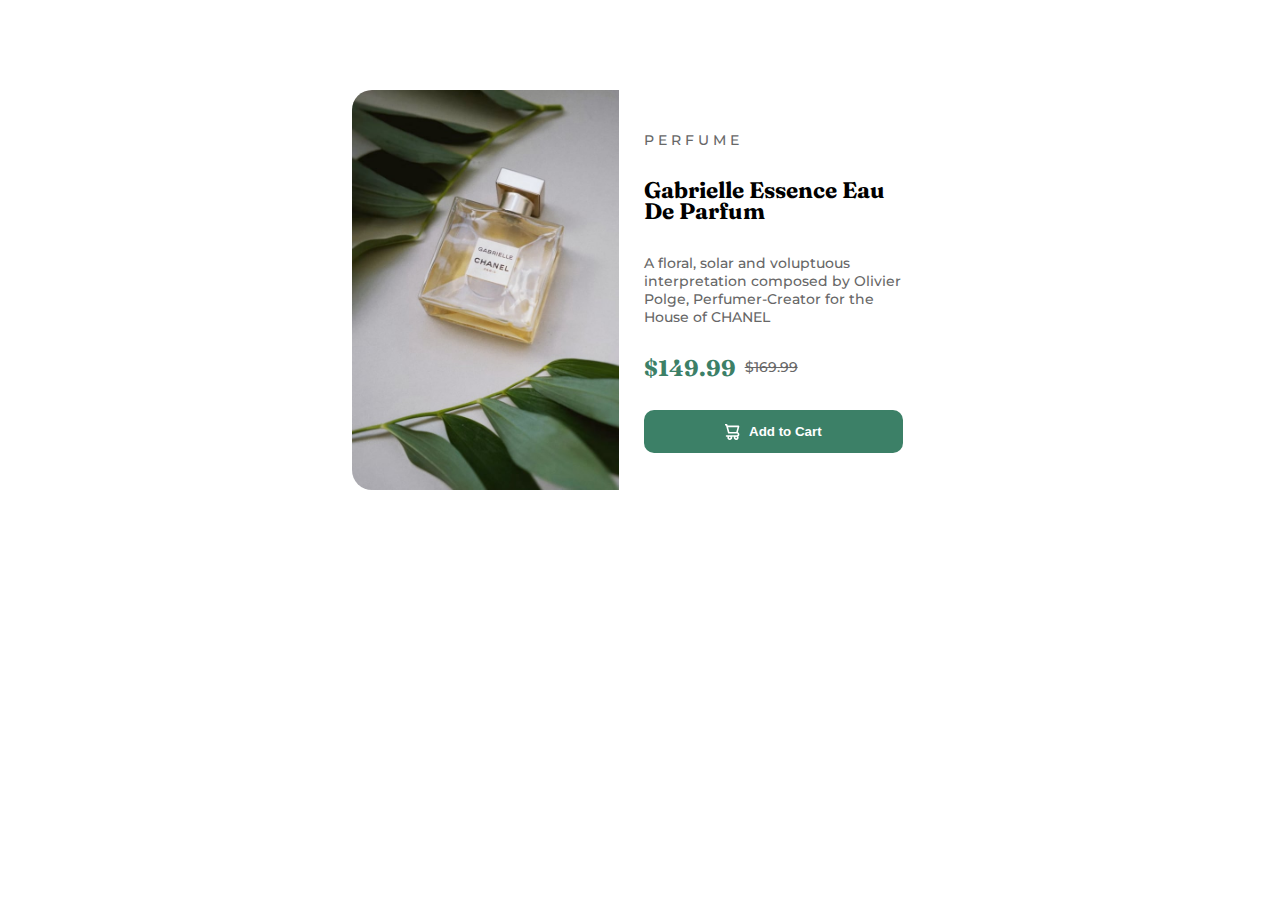
<file: perfume_website/Gabrielle_Essence_Eau_index.html>
<!DOCTYPE html>
<html lang="en">
<head>
    <meta charset="UTF-8">
    <meta http-equiv="X-UA-Compatible" content="IE=edge">
    <meta name="viewport" content="width=device-width, initial-scale=1.0">
    <title>Real website</title>
    <link rel="stylesheet" href="./Gabrielle_Essence_Eau_style.css">
    <link rel="preconnect" href="https://fonts.googleapis.com">
<link rel="preconnect" href="https://fonts.gstatic.com" crossorigin>
<link href="https://fonts.googleapis.com/css2?family=Fraunces:opsz,wght@9..144,700&family=Montserrat:wght@500;700&display=swap" rel="stylesheet">
</head>
<body>

<div class="greatcontainer">

    <div class="container-1">
        <img src="./image-product-desktop.jpg" class="perfume-main-image" alt="cool perfume">
    </div>
    
    <div class="container-2">
        <p class="perf">
            P E R F U M E
        </p>
        <h1>
            Gabrielle Essence Eau<br> De Parfum
        </h1>
        <p class="description">
            A floral, solar and voluptuous interpretation composed by Olivier Polge, Perfumer-Creator for the House of CHANEL
        </p>
        <div class="prices">
            <h2 class="price">
                $149.99
            </h2>
            <p class="wrong-price">
                $169.99
            </p>
        </div>


    
        <button>
            <img src="./icon-cart.svg" class="shopping-cart">
            <span>
            Add to Cart
            </span>
        </button>

    </div>
</div>    

    
</body>
</html>
</file>
<file: perfume_website/Gabrielle_Essence_Eau_style.css>
* {
    box-sizing: border-box;
    margin: 0;
    padding: 0;
    background-color: ;
}

body {
    font-size: 14px;
}

/*Containers*/

.greatcontainer {
    display: flex;
    height: 80%;
    width: 45%;
    margin: 10vh auto;
}

.container-2 {
    display: flex;
    flex-direction: column;
    flex-wrap: wrap;
    justify-content: space-around;
    align-items: stretch;
    background-color: white;


    padding: 25px;
}

.prices {
    display: flex;
    justify-content: space-between;
    align-items: flex-start;
    width: 16vh;
}

button {
    background-color: hsl(158, 36%, 37%);
    color: white;
    font-weight: 700;

    display: flex;
    flex-direction: row;
    justify-content: center;
    align-items: center;

    padding: 13.5px;
    border-radius: 10px;

    border: none;
    outline: none;
}

button:hover {
    cursor: pointer;
    opacity: 0.8;
    transition: opacity 0.15s;
}

/*Items' coloring*/

.perf, .description, .wrong-price {
    font-family: 'Montserrat', sans-serif;
    font-weight: 500;
    color: rgb(103, 103, 103);
}

h1, .price {
    font-family: 'Fraunces', serif;
    font-weight: 700;
    font-size: 2.5vh;
    line-height: 96%;
}


/* Inside button */

button > img {
    margin-right: 1vh;
}

/* Prices */

.price {
    color: hsl(158, 36%, 37%);
}

.wrong-price {
    margin-right: 2vh;
    margin-left: 1vh;
    text-decoration: line-through;
}



.perfume-main-image {
    border-radius: 20px 0px 0px 20px;
    height: 400px;
}
</file>
